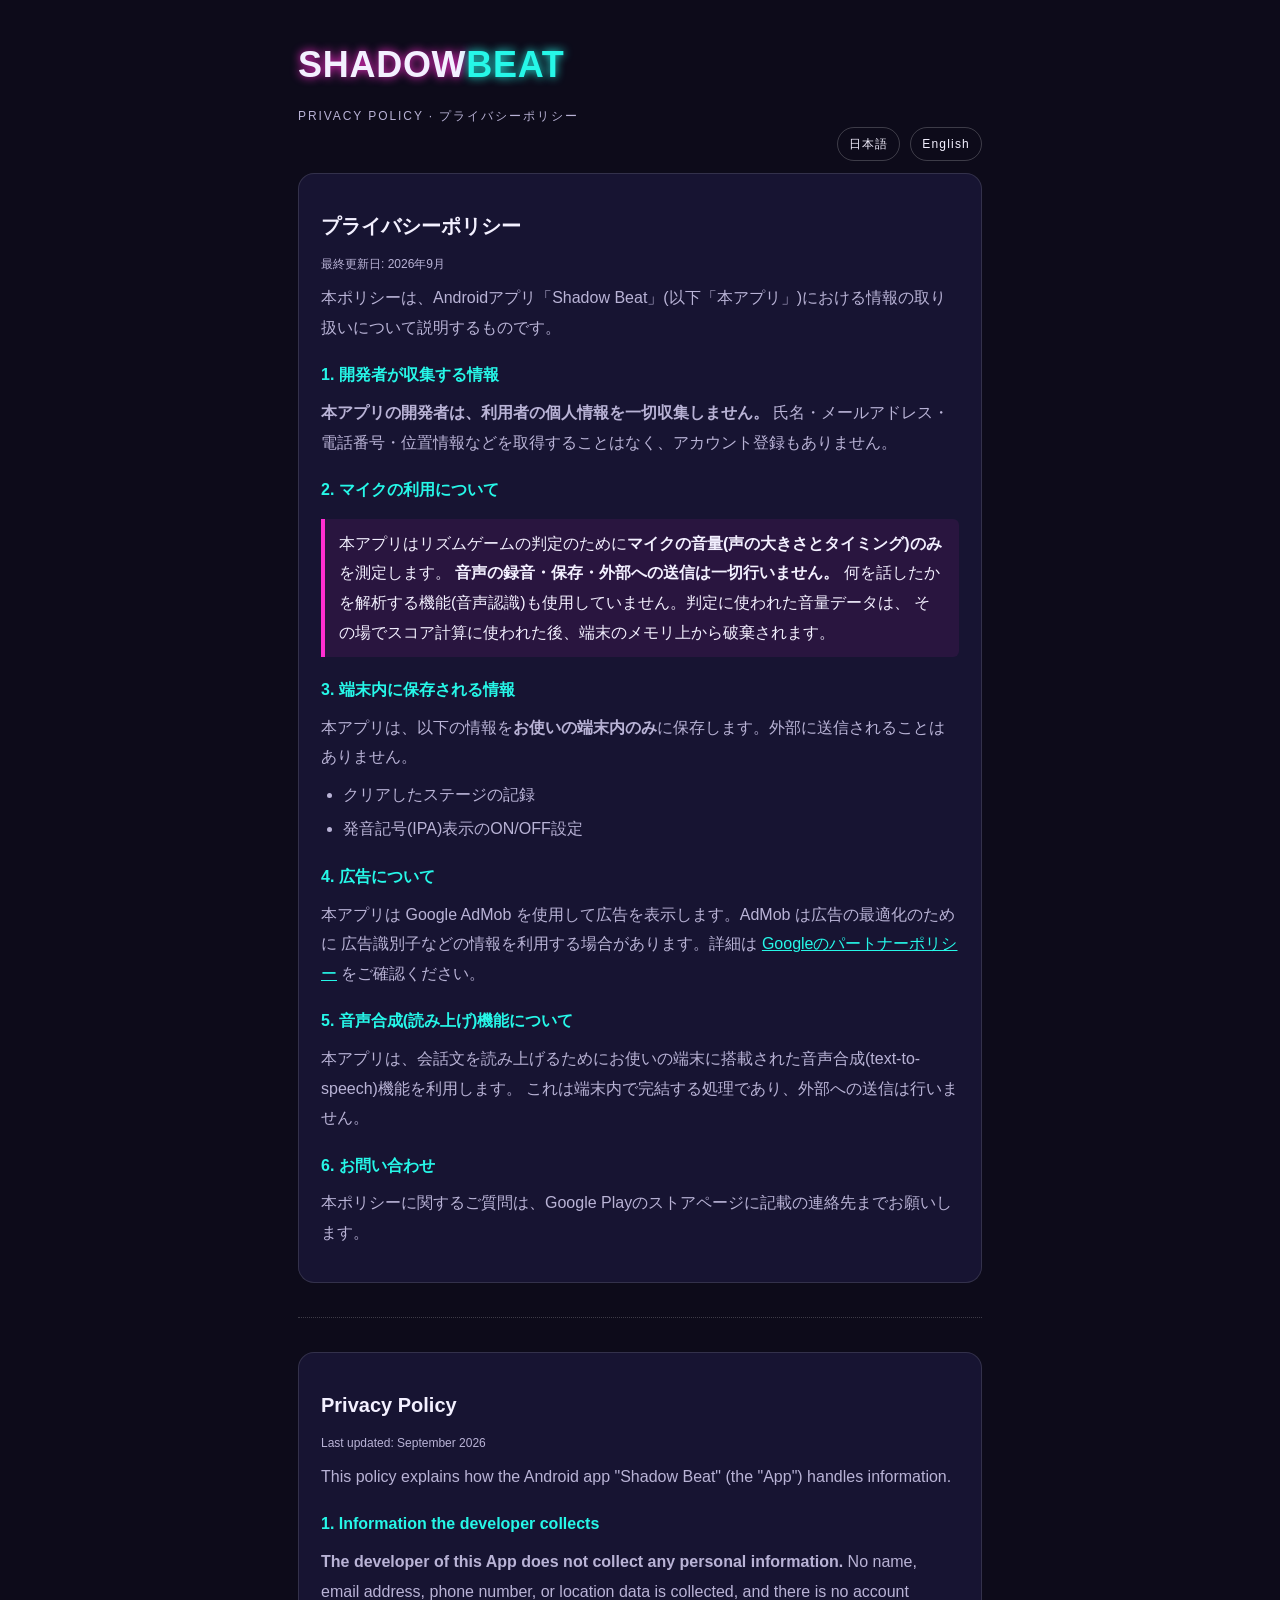
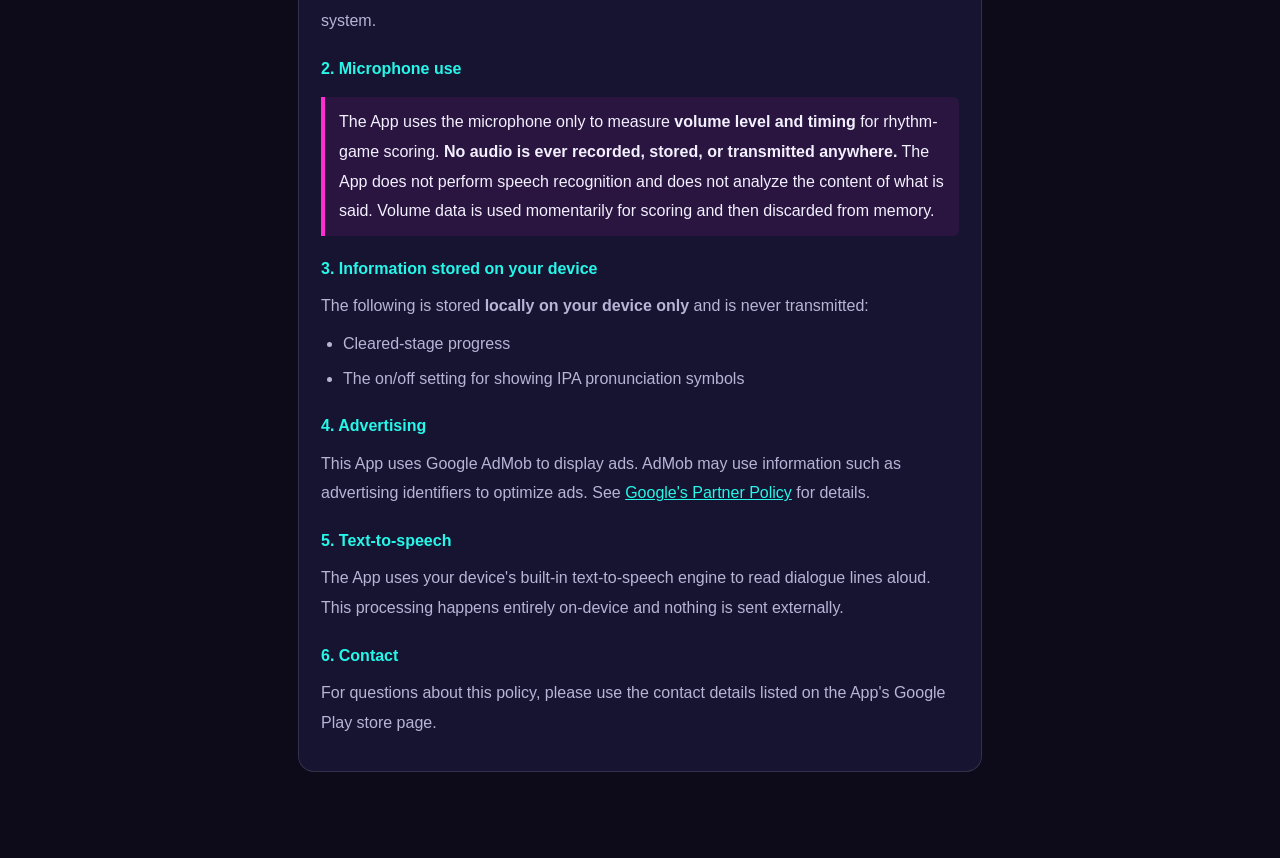
<file: docs/index.html>
<!doctype html>
<html lang="ja">
<head>
<meta charset="utf-8">
<meta name="viewport" content="width=device-width,initial-scale=1">
<meta name="theme-color" content="#0d0b1a">
<meta name="robots" content="index,follow">
<title>Shadow Beat — プライバシーポリシー / Privacy Policy</title>
<style>
:root{ --bg:#0d0b1a; --card:#171432; --ink:#f3f0ff; --sub:#b9b3d6; --pink:#ff2ed1; --cyan:#26f7e8; }
*{box-sizing:border-box}
body{
  margin:0; color:var(--ink); background:var(--bg);
  font-family:-apple-system,"Helvetica Neue",Arial,"Hiragino Sans","Yu Gothic",sans-serif;
  line-height:1.85;
}
.wrap{max-width:720px;margin:0 auto;padding:32px 18px 64px}
.title{font-weight:900;font-size:clamp(26px,7vw,36px);letter-spacing:.02em;
  text-shadow:0 0 10px var(--pink);}
.title .accent{color:var(--cyan); text-shadow:0 0 10px var(--cyan);}
.sub{font-size:12px;letter-spacing:.16em;color:var(--sub);margin-top:6px}
.card{background:var(--card);border:1px solid rgba(255,255,255,.12);border-radius:16px;
  padding:8px 22px 26px;margin:22px 0}
h2{font-size:20px;margin:26px 0 8px}
h3{font-size:16px;margin:18px 0 4px;color:var(--cyan)}
p{margin:8px 0; color:var(--sub)}
ul{margin:8px 0;padding-left:22px; color:var(--sub)}
li{margin:5px 0}
a{color:var(--cyan)}
.meta{font-size:12px;color:var(--sub)}
.note{border-left:4px solid var(--pink);background:rgba(255,46,209,.08);padding:10px 14px;margin:14px 0;border-radius:0 6px 6px 0}
hr{border:none;border-top:1px dotted rgba(255,255,255,.2);margin:34px 0}
.lang{display:flex;gap:10px;justify-content:flex-end;margin-bottom:-10px}
.lang a{font-size:12px;letter-spacing:.1em;border:1px solid rgba(255,255,255,.2);
  border-radius:999px;padding:5px 11px;text-decoration:none;color:var(--ink)}
</style>
</head>
<body>
<div class="wrap">

  <div class="title">SHADOW<span class="accent">BEAT</span></div>
  <div class="sub">PRIVACY POLICY · プライバシーポリシー</div>

  <div class="lang"><a href="#ja">日本語</a><a href="#en">English</a></div>

  <!-- ============================ 日本語 ============================ -->
  <div class="card" id="ja">
    <h2>プライバシーポリシー</h2>
    <p class="meta">最終更新日: 2026年9月</p>

    <p>本ポリシーは、Androidアプリ「Shadow Beat」(以下「本アプリ」)における情報の取り扱いについて説明するものです。</p>

    <h3>1. 開発者が収集する情報</h3>
    <p><strong>本アプリの開発者は、利用者の個人情報を一切収集しません。</strong>
      氏名・メールアドレス・電話番号・位置情報などを取得することはなく、アカウント登録もありません。</p>

    <h3>2. マイクの利用について</h3>
    <div class="note">
      本アプリはリズムゲームの判定のために<strong>マイクの音量(声の大きさとタイミング)のみ</strong>を測定します。
      <strong>音声の録音・保存・外部への送信は一切行いません。</strong>
      何を話したかを解析する機能(音声認識)も使用していません。判定に使われた音量データは、
      その場でスコア計算に使われた後、端末のメモリ上から破棄されます。
    </div>

    <h3>3. 端末内に保存される情報</h3>
    <p>本アプリは、以下の情報を<strong>お使いの端末内のみ</strong>に保存します。外部に送信されることはありません。</p>
    <ul>
      <li>クリアしたステージの記録</li>
      <li>発音記号(IPA)表示のON/OFF設定</li>
    </ul>

    <h3>4. 広告について</h3>
    <p>本アプリは Google AdMob を使用して広告を表示します。AdMob は広告の最適化のために
      広告識別子などの情報を利用する場合があります。詳細は
      <a href="https://policies.google.com/technologies/partner-sites" target="_blank" rel="noopener">Googleのパートナーポリシー</a>
      をご確認ください。</p>

    <h3>5. 音声合成(読み上げ)機能について</h3>
    <p>本アプリは、会話文を読み上げるためにお使いの端末に搭載された音声合成(text-to-speech)機能を利用します。
      これは端末内で完結する処理であり、外部への送信は行いません。</p>

    <h3>6. お問い合わせ</h3>
    <p>本ポリシーに関するご質問は、Google Playのストアページに記載の連絡先までお願いします。</p>
  </div>

  <hr>

  <!-- ============================ English ============================ -->
  <div class="card" id="en">
    <h2>Privacy Policy</h2>
    <p class="meta">Last updated: September 2026</p>

    <p>This policy explains how the Android app "Shadow Beat" (the "App") handles information.</p>

    <h3>1. Information the developer collects</h3>
    <p><strong>The developer of this App does not collect any personal information.</strong>
      No name, email address, phone number, or location data is collected, and there is no account system.</p>

    <h3>2. Microphone use</h3>
    <div class="note">
      The App uses the microphone only to measure <strong>volume level and timing</strong> for rhythm-game scoring.
      <strong>No audio is ever recorded, stored, or transmitted anywhere.</strong>
      The App does not perform speech recognition and does not analyze the content of what is said.
      Volume data is used momentarily for scoring and then discarded from memory.
    </div>

    <h3>3. Information stored on your device</h3>
    <p>The following is stored <strong>locally on your device only</strong> and is never transmitted:</p>
    <ul>
      <li>Cleared-stage progress</li>
      <li>The on/off setting for showing IPA pronunciation symbols</li>
    </ul>

    <h3>4. Advertising</h3>
    <p>This App uses Google AdMob to display ads. AdMob may use information such as advertising identifiers
      to optimize ads. See
      <a href="https://policies.google.com/technologies/partner-sites" target="_blank" rel="noopener">Google's Partner Policy</a>
      for details.</p>

    <h3>5. Text-to-speech</h3>
    <p>The App uses your device's built-in text-to-speech engine to read dialogue lines aloud. This processing
      happens entirely on-device and nothing is sent externally.</p>

    <h3>6. Contact</h3>
    <p>For questions about this policy, please use the contact details listed on the App's Google Play store page.</p>
  </div>

</div>
</body>
</html>
</file>
